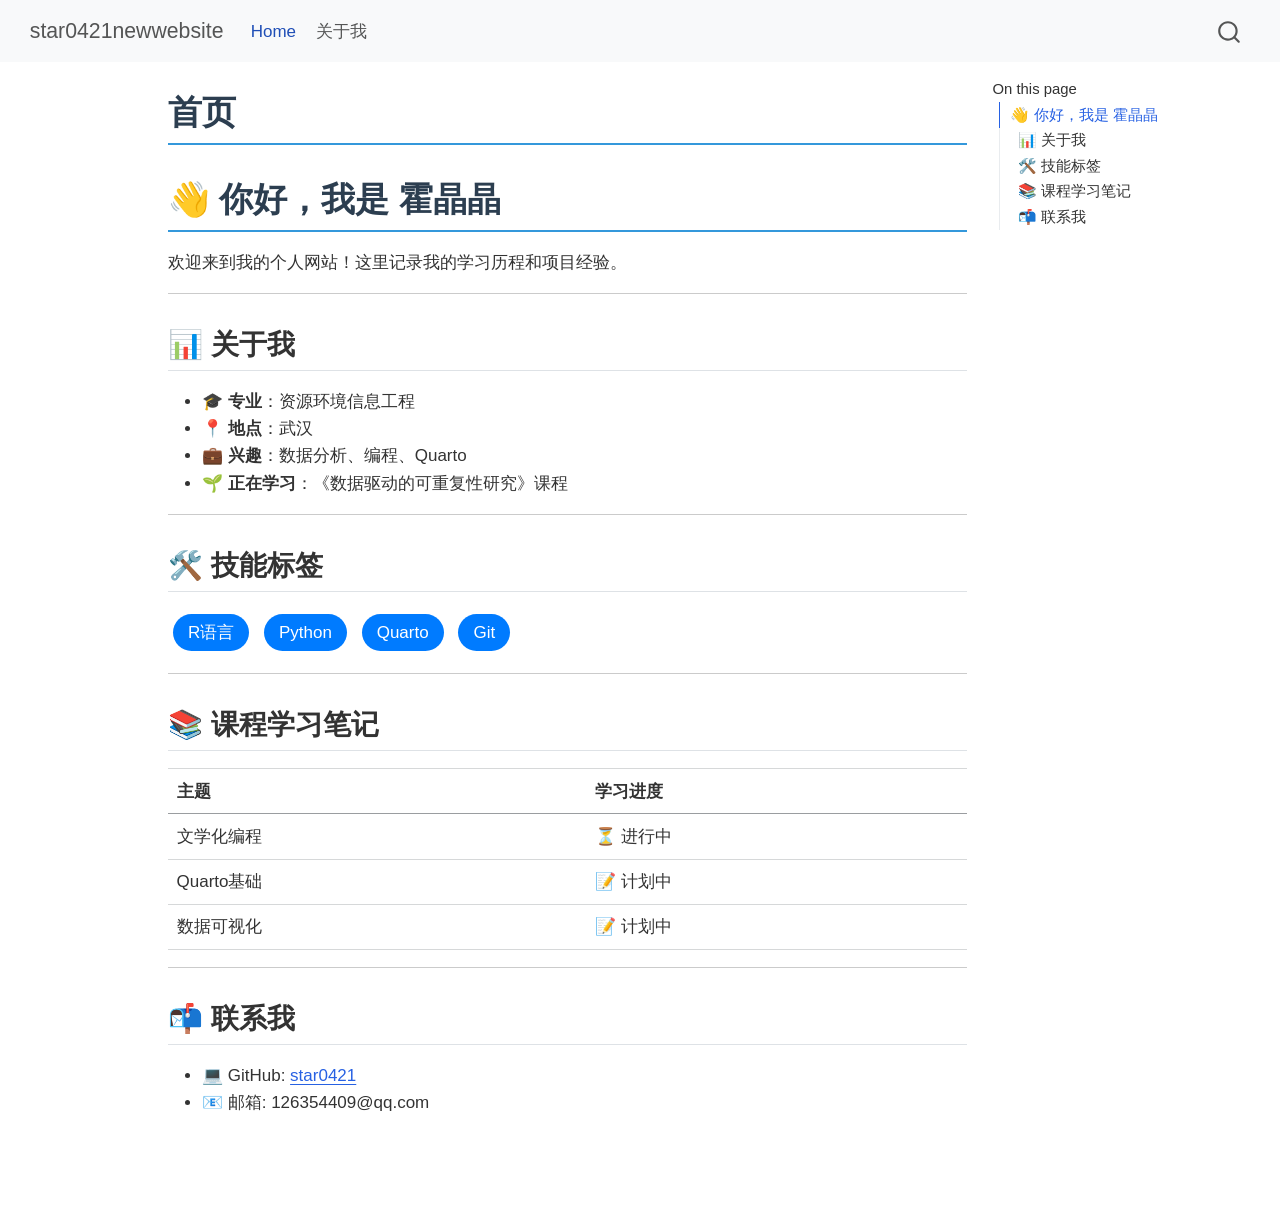
<file: index.html>
<!DOCTYPE html>
<html xmlns="http://www.w3.org/1999/xhtml" lang="en" xml:lang="en"><head>

<meta charset="utf-8">
<meta name="generator" content="quarto-1.9.33">

<meta name="viewport" content="width=device-width, initial-scale=1.0, user-scalable=yes">


<title>首页 – star0421newwebsite</title>
<style>
/* Default styles provided by pandoc.
** See https://pandoc.org/MANUAL.html#variables-for-html for config info.
*/
code{white-space: pre-wrap;}
span.smallcaps{font-variant: small-caps;}
div.columns{display: flex; gap: min(4vw, 1.5em);}
div.column{flex: auto; overflow-x: auto;}
div.hanging-indent{margin-left: 1.5em; text-indent: -1.5em;}
ul.task-list{list-style: none;}
ul.task-list li input[type="checkbox"] {
  width: 0.8em;
  margin: 0 0.8em 0.2em -1em; /* quarto-specific, see https://github.com/quarto-dev/quarto-cli/issues/4556 */ 
  vertical-align: middle;
}
</style>


<script src="site_libs/quarto-nav/quarto-nav.js"></script>
<script src="site_libs/quarto-nav/headroom.min.js"></script>
<script src="site_libs/clipboard/clipboard.min.js"></script>
<script src="site_libs/quarto-search/autocomplete.umd.js"></script>
<script src="site_libs/quarto-search/fuse.min.js"></script>
<script src="site_libs/quarto-search/quarto-search.js"></script>
<meta name="quarto:offset" content="./">
<script src="site_libs/quarto-html/quarto.js" type="module"></script>
<script src="site_libs/quarto-html/tabsets/tabsets.js" type="module"></script>
<script src="site_libs/quarto-html/popper.min.js"></script>
<script src="site_libs/quarto-html/tippy.umd.min.js"></script>
<script src="site_libs/quarto-html/anchor.min.js"></script>
<link href="site_libs/quarto-html/tippy.css" rel="stylesheet">
<link href="site_libs/quarto-html/quarto-syntax-highlighting-6d4e4c6c342646cac9792aff734a6985.css" rel="stylesheet" id="quarto-text-highlighting-styles">
<script src="site_libs/bootstrap/bootstrap.min.js"></script>
<link href="site_libs/bootstrap/bootstrap-icons.css" rel="stylesheet">
<link href="site_libs/bootstrap/bootstrap-a0f9fd0d421825b736dc1bbcbcba2219.min.css" rel="stylesheet" append-hash="true" id="quarto-bootstrap" data-mode="light">
<script id="quarto-search-options" type="application/json">{
  "location": "navbar",
  "copy-button": false,
  "collapse-after": 3,
  "panel-placement": "end",
  "type": "overlay",
  "limit": 50,
  "keyboard-shortcut": [
    "f",
    "/",
    "s"
  ],
  "show-item-context": false,
  "language": {
    "search-no-results-text": "No results",
    "search-matching-documents-text": "matching documents",
    "search-copy-link-title": "Copy link to search",
    "search-hide-matches-text": "Hide additional matches",
    "search-more-match-text": "more match in this document",
    "search-more-matches-text": "more matches in this document",
    "search-clear-button-title": "Clear",
    "search-text-placeholder": "",
    "search-detached-cancel-button-title": "Cancel",
    "search-submit-button-title": "Submit",
    "search-label": "Search"
  }
}</script>


<link rel="stylesheet" href="styles.css">
</head>

<body class="nav-fixed quarto-light">

<div id="quarto-search-results"></div>
  <header id="quarto-header" class="headroom fixed-top">
    <nav class="navbar navbar-expand-lg " data-bs-theme="dark">
      <div class="navbar-container container-fluid">
      <div class="navbar-brand-container mx-auto">
    <a class="navbar-brand" href="./index.html">
    <span class="navbar-title">star0421newwebsite</span>
    </a>
  </div>
            <div id="quarto-search" class="" title="Search"></div>
          <button class="navbar-toggler" type="button" data-bs-toggle="collapse" data-bs-target="#navbarCollapse" aria-controls="navbarCollapse" role="menu" aria-expanded="false" aria-label="Toggle navigation" onclick="if (window.quartoToggleHeadroom) { window.quartoToggleHeadroom(); }">
  <span class="navbar-toggler-icon"></span>
</button>
          <div class="collapse navbar-collapse" id="navbarCollapse">
            <ul class="navbar-nav navbar-nav-scroll me-auto">
  <li class="nav-item">
    <a class="nav-link active" href="./index.html" aria-current="page"> 
<span class="menu-text">Home</span></a>
  </li>  
  <li class="nav-item">
    <a class="nav-link" href="./about.html"> 
<span class="menu-text">关于我</span></a>
  </li>  
</ul>
          </div> <!-- /navcollapse -->
            <div class="quarto-navbar-tools">
</div>
      </div> <!-- /container-fluid -->
    </nav>
</header>
<!-- content -->
<div id="quarto-content" class="quarto-container page-columns page-rows-contents page-layout-article page-navbar">
<!-- sidebar -->
<!-- margin-sidebar -->
    <div id="quarto-margin-sidebar" class="sidebar margin-sidebar">
        <nav id="TOC" role="doc-toc" class="toc-active">
    <h2 id="toc-title">On this page</h2>
   
  <ul>
  <li><a href="#你好我是-霍晶晶" id="toc-你好我是-霍晶晶" class="nav-link active" data-scroll-target="#你好我是-霍晶晶">👋 你好，我是 霍晶晶</a>
  <ul class="collapse">
  <li><a href="#关于我" id="toc-关于我" class="nav-link" data-scroll-target="#关于我">📊 关于我</a></li>
  <li><a href="#技能标签" id="toc-技能标签" class="nav-link" data-scroll-target="#技能标签">🛠️ 技能标签</a></li>
  <li><a href="#课程学习笔记" id="toc-课程学习笔记" class="nav-link" data-scroll-target="#课程学习笔记">📚 课程学习笔记</a></li>
  <li><a href="#联系我" id="toc-联系我" class="nav-link" data-scroll-target="#联系我">📬 联系我</a></li>
  </ul></li>
  </ul>
</nav>
    </div>
<!-- main -->
<main class="content" id="quarto-document-content">

<header id="title-block-header" class="quarto-title-block default">
<div class="quarto-title">
<h1 class="title">首页</h1>
</div>



<div class="quarto-title-meta">

    
  
    
  </div>
  


</header>


<section id="你好我是-霍晶晶" class="level1">
<h1>👋 你好，我是 霍晶晶</h1>
<p>欢迎来到我的个人网站！这里记录我的学习历程和项目经验。</p>
<hr>
<section id="关于我" class="level2">
<h2 class="anchored" data-anchor-id="关于我">📊 关于我</h2>
<ul>
<li>🎓 <strong>专业</strong>：资源环境信息工程</li>
<li>📍 <strong>地点</strong>：武汉</li>
<li>💼 <strong>兴趣</strong>：数据分析、编程、Quarto</li>
<li>🌱 <strong>正在学习</strong>：《数据驱动的可重复性研究》课程</li>
</ul>
<hr>
</section>
<section id="技能标签" class="level2">
<h2 class="anchored" data-anchor-id="技能标签">🛠️ 技能标签</h2>
<p><span style="background: #007bff; color: white; padding: 5px 15px; border-radius: 20px; margin: 5px; display: inline-block;">R语言</span> <span style="background: #007bff; color: white; padding: 5px 15px; border-radius: 20px; margin: 5px; display: inline-block;">Python</span> <span style="background: #007bff; color: white; padding: 5px 15px; border-radius: 20px; margin: 5px; display: inline-block;">Quarto</span> <span style="background: #007bff; color: white; padding: 5px 15px; border-radius: 20px; margin: 5px; display: inline-block;">Git</span></p>
<hr>
</section>
<section id="课程学习笔记" class="level2">
<h2 class="anchored" data-anchor-id="课程学习笔记">📚 课程学习笔记</h2>
<table class="caption-top table">
<thead>
<tr class="header">
<th>主题</th>
<th>学习进度</th>
</tr>
</thead>
<tbody>
<tr class="odd">
<td>文学化编程</td>
<td>⏳ 进行中</td>
</tr>
<tr class="even">
<td>Quarto基础</td>
<td>📝 计划中</td>
</tr>
<tr class="odd">
<td>数据可视化</td>
<td>📝 计划中</td>
</tr>
</tbody>
</table>
<hr>
</section>
<section id="联系我" class="level2">
<h2 class="anchored" data-anchor-id="联系我">📬 联系我</h2>
<ul>
<li>💻 GitHub: <a href="https://github.com/star0421">star0421</a></li>
<li>📧 邮箱: 126354409@qq.com</li>
</ul>


</section>
</section>

</main> <!-- /main -->
<script id="quarto-html-after-body" type="application/javascript">
  window.document.addEventListener("DOMContentLoaded", function (event) {
    const icon = "";
    const anchorJS = new window.AnchorJS();
    anchorJS.options = {
      placement: 'right',
      icon: icon
    };
    anchorJS.add('.anchored');
    const isCodeAnnotation = (el) => {
      for (const clz of el.classList) {
        if (clz.startsWith('code-annotation-')) {                     
          return true;
        }
      }
      return false;
    }
    const onCopySuccess = function(e) {
      // button target
      const button = e.trigger;
      // don't keep focus
      button.blur();
      // flash "checked"
      button.classList.add('code-copy-button-checked');
      var currentTitle = button.getAttribute("title");
      button.setAttribute("title", "Copied!");
      let tooltip;
      if (window.bootstrap) {
        button.setAttribute("data-bs-toggle", "tooltip");
        button.setAttribute("data-bs-placement", "left");
        button.setAttribute("data-bs-title", "Copied!");
        tooltip = new bootstrap.Tooltip(button, 
          { trigger: "manual", 
            customClass: "code-copy-button-tooltip",
            offset: [0, -8]});
        tooltip.show();    
      }
      setTimeout(function() {
        if (tooltip) {
          tooltip.hide();
          button.removeAttribute("data-bs-title");
          button.removeAttribute("data-bs-toggle");
          button.removeAttribute("data-bs-placement");
        }
        button.setAttribute("title", currentTitle);
        button.classList.remove('code-copy-button-checked');
      }, 1000);
      // clear code selection
      e.clearSelection();
    }
    const getTextToCopy = function(trigger) {
      const outerScaffold = trigger.parentElement.cloneNode(true);
      const codeEl = outerScaffold.querySelector('code');
      for (const childEl of codeEl.children) {
        if (isCodeAnnotation(childEl)) {
          childEl.remove();
        }
      }
      return codeEl.innerText;
    }
    const clipboard = new window.ClipboardJS('.code-copy-button:not([data-in-quarto-modal])', {
      text: getTextToCopy
    });
    clipboard.on('success', onCopySuccess);
    if (window.document.getElementById('quarto-embedded-source-code-modal')) {
      const clipboardModal = new window.ClipboardJS('.code-copy-button[data-in-quarto-modal]', {
        text: getTextToCopy,
        container: window.document.getElementById('quarto-embedded-source-code-modal')
      });
      clipboardModal.on('success', onCopySuccess);
    }
      var localhostRegex = new RegExp(/^(?:http|https):\/\/localhost\:?[0-9]*\//);
      var mailtoRegex = new RegExp(/^mailto:/);
        var filterRegex = new RegExp('/' + window.location.host + '/');
      var isInternal = (href) => {
          return filterRegex.test(href) || localhostRegex.test(href) || mailtoRegex.test(href);
      }
      // Inspect non-navigation links and adorn them if external
     var links = window.document.querySelectorAll('a[href]:not(.nav-link):not(.navbar-brand):not(.toc-action):not(.sidebar-link):not(.sidebar-item-toggle):not(.pagination-link):not(.no-external):not([aria-hidden]):not(.dropdown-item):not(.quarto-navigation-tool):not(.about-link)');
      for (var i=0; i<links.length; i++) {
        const link = links[i];
        if (!isInternal(link.href)) {
          // undo the damage that might have been done by quarto-nav.js in the case of
          // links that we want to consider external
          if (link.dataset.originalHref !== undefined) {
            link.href = link.dataset.originalHref;
          }
        }
      }
    function tippyHover(el, contentFn, onTriggerFn, onUntriggerFn) {
      const config = {
        allowHTML: true,
        maxWidth: 500,
        delay: 100,
        arrow: false,
        appendTo: function(el) {
            return el.parentElement;
        },
        interactive: true,
        interactiveBorder: 10,
        theme: 'quarto',
        placement: 'bottom-start',
      };
      if (contentFn) {
        config.content = contentFn;
      }
      if (onTriggerFn) {
        config.onTrigger = onTriggerFn;
      }
      if (onUntriggerFn) {
        config.onUntrigger = onUntriggerFn;
      }
      window.tippy(el, config); 
    }
    const noterefs = window.document.querySelectorAll('a[role="doc-noteref"]');
    for (var i=0; i<noterefs.length; i++) {
      const ref = noterefs[i];
      tippyHover(ref, function() {
        // use id or data attribute instead here
        let href = ref.getAttribute('data-footnote-href') || ref.getAttribute('href');
        try { href = new URL(href).hash; } catch {}
        const id = href.replace(/^#\/?/, "");
        const note = window.document.getElementById(id);
        if (note) {
          return note.innerHTML;
        } else {
          return "";
        }
      });
    }
    const xrefs = window.document.querySelectorAll('a.quarto-xref');
    const processXRef = (id, note) => {
      // Strip column container classes
      const stripColumnClz = (el) => {
        el.classList.remove("page-full", "page-columns");
        if (el.children) {
          for (const child of el.children) {
            stripColumnClz(child);
          }
        }
      }
      stripColumnClz(note)
      if (id === null || id.startsWith('sec-')) {
        // Special case sections, only their first couple elements
        const container = document.createElement("div");
        if (note.children && note.children.length > 2) {
          container.appendChild(note.children[0].cloneNode(true));
          for (let i = 1; i < note.children.length; i++) {
            const child = note.children[i];
            if (child.tagName === "P" && child.innerText === "") {
              continue;
            } else {
              container.appendChild(child.cloneNode(true));
              break;
            }
          }
          if (window.Quarto?.typesetMath) {
            window.Quarto.typesetMath(container);
          }
          return container.innerHTML
        } else {
          if (window.Quarto?.typesetMath) {
            window.Quarto.typesetMath(note);
          }
          return note.innerHTML;
        }
      } else {
        // Remove any anchor links if they are present
        const anchorLink = note.querySelector('a.anchorjs-link');
        if (anchorLink) {
          anchorLink.remove();
        }
        if (window.Quarto?.typesetMath) {
          window.Quarto.typesetMath(note);
        }
        if (note.classList.contains("callout")) {
          return note.outerHTML;
        } else {
          return note.innerHTML;
        }
      }
    }
    for (var i=0; i<xrefs.length; i++) {
      const xref = xrefs[i];
      tippyHover(xref, undefined, function(instance) {
        instance.disable();
        let url = xref.getAttribute('href');
        let hash = undefined; 
        if (url.startsWith('#')) {
          hash = url;
        } else {
          try { hash = new URL(url).hash; } catch {}
        }
        if (hash) {
          const id = hash.replace(/^#\/?/, "");
          const note = window.document.getElementById(id);
          if (note !== null) {
            try {
              const html = processXRef(id, note.cloneNode(true));
              instance.setContent(html);
            } finally {
              instance.enable();
              instance.show();
            }
          } else {
            // See if we can fetch this
            fetch(url.split('#')[0])
            .then(res => res.text())
            .then(html => {
              const parser = new DOMParser();
              const htmlDoc = parser.parseFromString(html, "text/html");
              const note = htmlDoc.getElementById(id);
              if (note !== null) {
                const html = processXRef(id, note);
                instance.setContent(html);
              } 
            }).finally(() => {
              instance.enable();
              instance.show();
            });
          }
        } else {
          // See if we can fetch a full url (with no hash to target)
          // This is a special case and we should probably do some content thinning / targeting
          fetch(url)
          .then(res => res.text())
          .then(html => {
            const parser = new DOMParser();
            const htmlDoc = parser.parseFromString(html, "text/html");
            const note = htmlDoc.querySelector('main.content');
            if (note !== null) {
              // This should only happen for chapter cross references
              // (since there is no id in the URL)
              // remove the first header
              if (note.children.length > 0 && note.children[0].tagName === "HEADER") {
                note.children[0].remove();
              }
              const html = processXRef(null, note);
              instance.setContent(html);
            } 
          }).finally(() => {
            instance.enable();
            instance.show();
          });
        }
      }, function(instance) {
      });
    }
        let selectedAnnoteEl;
        const selectorForAnnotation = ( cell, annotation) => {
          let cellAttr = 'data-code-cell="' + cell + '"';
          let lineAttr = 'data-code-annotation="' +  annotation + '"';
          const selector = 'span[' + cellAttr + '][' + lineAttr + ']';
          return selector;
        }
        const selectCodeLines = (annoteEl) => {
          const doc = window.document;
          const targetCell = annoteEl.getAttribute("data-target-cell");
          const targetAnnotation = annoteEl.getAttribute("data-target-annotation");
          const annoteSpan = window.document.querySelector(selectorForAnnotation(targetCell, targetAnnotation));
          const lines = annoteSpan.getAttribute("data-code-lines").split(",");
          const lineIds = lines.map((line) => {
            return targetCell + "-" + line;
          })
          let top = null;
          let height = null;
          let parent = null;
          if (lineIds.length > 0) {
              //compute the position of the single el (top and bottom and make a div)
              const el = window.document.getElementById(lineIds[0]);
              top = el.offsetTop;
              height = el.offsetHeight;
              parent = el.parentElement.parentElement;
            if (lineIds.length > 1) {
              const lastEl = window.document.getElementById(lineIds[lineIds.length - 1]);
              const bottom = lastEl.offsetTop + lastEl.offsetHeight;
              height = bottom - top;
            }
            if (top !== null && height !== null && parent !== null) {
              // cook up a div (if necessary) and position it 
              let div = window.document.getElementById("code-annotation-line-highlight");
              if (div === null) {
                div = window.document.createElement("div");
                div.setAttribute("id", "code-annotation-line-highlight");
                div.style.position = 'absolute';
                parent.appendChild(div);
              }
              div.style.top = top - 2 + "px";
              div.style.height = height + 4 + "px";
              div.style.left = 0;
              let gutterDiv = window.document.getElementById("code-annotation-line-highlight-gutter");
              if (gutterDiv === null) {
                gutterDiv = window.document.createElement("div");
                gutterDiv.setAttribute("id", "code-annotation-line-highlight-gutter");
                gutterDiv.style.position = 'absolute';
                const codeCell = window.document.getElementById(targetCell);
                const gutter = codeCell.querySelector('.code-annotation-gutter');
                gutter.appendChild(gutterDiv);
              }
              gutterDiv.style.top = top - 2 + "px";
              gutterDiv.style.height = height + 4 + "px";
            }
            selectedAnnoteEl = annoteEl;
          }
        };
        const unselectCodeLines = () => {
          const elementsIds = ["code-annotation-line-highlight", "code-annotation-line-highlight-gutter"];
          elementsIds.forEach((elId) => {
            const div = window.document.getElementById(elId);
            if (div) {
              div.remove();
            }
          });
          selectedAnnoteEl = undefined;
        };
          // Handle positioning of the toggle
      window.addEventListener(
        "resize",
        throttle(() => {
          elRect = undefined;
          if (selectedAnnoteEl) {
            selectCodeLines(selectedAnnoteEl);
          }
        }, 10)
      );
      function throttle(fn, ms) {
      let throttle = false;
      let timer;
        return (...args) => {
          if(!throttle) { // first call gets through
              fn.apply(this, args);
              throttle = true;
          } else { // all the others get throttled
              if(timer) clearTimeout(timer); // cancel #2
              timer = setTimeout(() => {
                fn.apply(this, args);
                timer = throttle = false;
              }, ms);
          }
        };
      }
        // Attach click handler to the DT
        const annoteDls = window.document.querySelectorAll('dt[data-target-cell]');
        for (const annoteDlNode of annoteDls) {
          annoteDlNode.addEventListener('click', (event) => {
            const clickedEl = event.target;
            if (clickedEl !== selectedAnnoteEl) {
              unselectCodeLines();
              const activeEl = window.document.querySelector('dt[data-target-cell].code-annotation-active');
              if (activeEl) {
                activeEl.classList.remove('code-annotation-active');
              }
              selectCodeLines(clickedEl);
              clickedEl.classList.add('code-annotation-active');
            } else {
              // Unselect the line
              unselectCodeLines();
              clickedEl.classList.remove('code-annotation-active');
            }
          });
        }
    const findCites = (el) => {
      const parentEl = el.parentElement;
      if (parentEl) {
        const cites = parentEl.dataset.cites;
        if (cites) {
          return {
            el,
            cites: cites.split(' ')
          };
        } else {
          return findCites(el.parentElement)
        }
      } else {
        return undefined;
      }
    };
    var bibliorefs = window.document.querySelectorAll('a[role="doc-biblioref"]');
    for (var i=0; i<bibliorefs.length; i++) {
      const ref = bibliorefs[i];
      const citeInfo = findCites(ref);
      if (citeInfo) {
        tippyHover(citeInfo.el, function() {
          var popup = window.document.createElement('div');
          citeInfo.cites.forEach(function(cite) {
            var citeDiv = window.document.createElement('div');
            citeDiv.classList.add('hanging-indent');
            citeDiv.classList.add('csl-entry');
            var biblioDiv = window.document.getElementById('ref-' + cite);
            if (biblioDiv) {
              citeDiv.innerHTML = biblioDiv.innerHTML;
            }
            popup.appendChild(citeDiv);
          });
          return popup.innerHTML;
        });
      }
    }
  });
  </script>
</div> <!-- /content -->




</body></html>
</file>
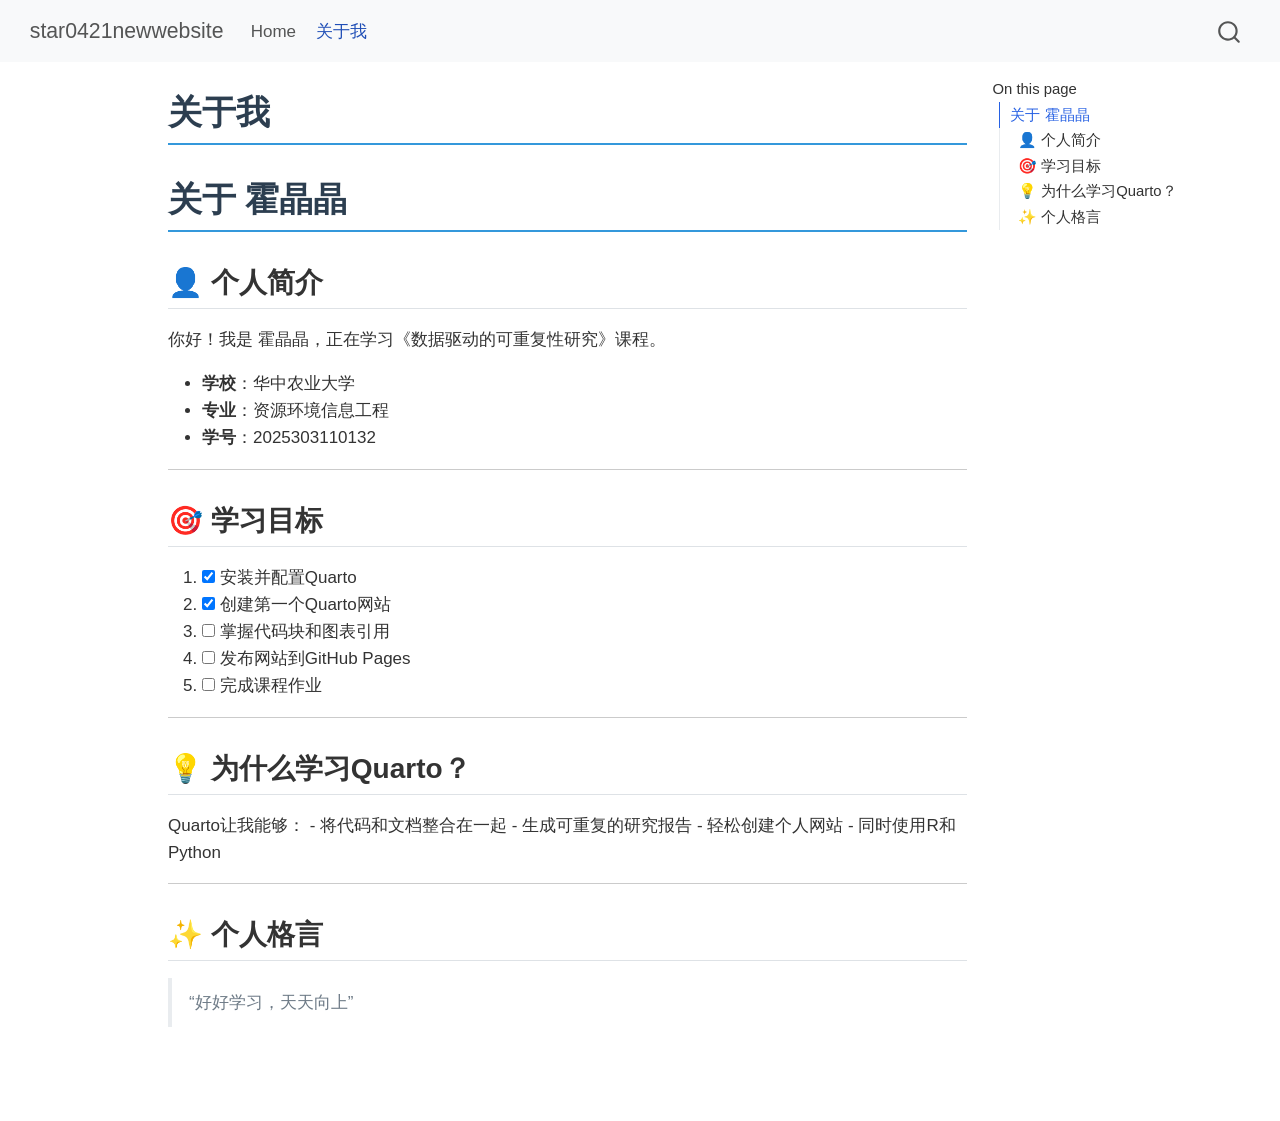
<file: about.html>
<!DOCTYPE html>
<html xmlns="http://www.w3.org/1999/xhtml" lang="en" xml:lang="en"><head>

<meta charset="utf-8">
<meta name="generator" content="quarto-1.9.33">

<meta name="viewport" content="width=device-width, initial-scale=1.0, user-scalable=yes">


<title>关于我 – star0421newwebsite</title>
<style>
/* Default styles provided by pandoc.
** See https://pandoc.org/MANUAL.html#variables-for-html for config info.
*/
code{white-space: pre-wrap;}
span.smallcaps{font-variant: small-caps;}
div.columns{display: flex; gap: min(4vw, 1.5em);}
div.column{flex: auto; overflow-x: auto;}
div.hanging-indent{margin-left: 1.5em; text-indent: -1.5em;}
ul.task-list{list-style: none;}
ul.task-list li input[type="checkbox"] {
  width: 0.8em;
  margin: 0 0.8em 0.2em -1em; /* quarto-specific, see https://github.com/quarto-dev/quarto-cli/issues/4556 */ 
  vertical-align: middle;
}
</style>


<script src="site_libs/quarto-nav/quarto-nav.js"></script>
<script src="site_libs/quarto-nav/headroom.min.js"></script>
<script src="site_libs/clipboard/clipboard.min.js"></script>
<script src="site_libs/quarto-search/autocomplete.umd.js"></script>
<script src="site_libs/quarto-search/fuse.min.js"></script>
<script src="site_libs/quarto-search/quarto-search.js"></script>
<meta name="quarto:offset" content="./">
<script src="site_libs/quarto-html/quarto.js" type="module"></script>
<script src="site_libs/quarto-html/tabsets/tabsets.js" type="module"></script>
<script src="site_libs/quarto-html/popper.min.js"></script>
<script src="site_libs/quarto-html/tippy.umd.min.js"></script>
<script src="site_libs/quarto-html/anchor.min.js"></script>
<link href="site_libs/quarto-html/tippy.css" rel="stylesheet">
<link href="site_libs/quarto-html/quarto-syntax-highlighting-6d4e4c6c342646cac9792aff734a6985.css" rel="stylesheet" id="quarto-text-highlighting-styles">
<script src="site_libs/bootstrap/bootstrap.min.js"></script>
<link href="site_libs/bootstrap/bootstrap-icons.css" rel="stylesheet">
<link href="site_libs/bootstrap/bootstrap-a0f9fd0d421825b736dc1bbcbcba2219.min.css" rel="stylesheet" append-hash="true" id="quarto-bootstrap" data-mode="light">
<script id="quarto-search-options" type="application/json">{
  "location": "navbar",
  "copy-button": false,
  "collapse-after": 3,
  "panel-placement": "end",
  "type": "overlay",
  "limit": 50,
  "keyboard-shortcut": [
    "f",
    "/",
    "s"
  ],
  "show-item-context": false,
  "language": {
    "search-no-results-text": "No results",
    "search-matching-documents-text": "matching documents",
    "search-copy-link-title": "Copy link to search",
    "search-hide-matches-text": "Hide additional matches",
    "search-more-match-text": "more match in this document",
    "search-more-matches-text": "more matches in this document",
    "search-clear-button-title": "Clear",
    "search-text-placeholder": "",
    "search-detached-cancel-button-title": "Cancel",
    "search-submit-button-title": "Submit",
    "search-label": "Search"
  }
}</script>


<link rel="stylesheet" href="styles.css">
</head>

<body class="nav-fixed quarto-light">

<div id="quarto-search-results"></div>
  <header id="quarto-header" class="headroom fixed-top">
    <nav class="navbar navbar-expand-lg " data-bs-theme="dark">
      <div class="navbar-container container-fluid">
      <div class="navbar-brand-container mx-auto">
    <a class="navbar-brand" href="./index.html">
    <span class="navbar-title">star0421newwebsite</span>
    </a>
  </div>
            <div id="quarto-search" class="" title="Search"></div>
          <button class="navbar-toggler" type="button" data-bs-toggle="collapse" data-bs-target="#navbarCollapse" aria-controls="navbarCollapse" role="menu" aria-expanded="false" aria-label="Toggle navigation" onclick="if (window.quartoToggleHeadroom) { window.quartoToggleHeadroom(); }">
  <span class="navbar-toggler-icon"></span>
</button>
          <div class="collapse navbar-collapse" id="navbarCollapse">
            <ul class="navbar-nav navbar-nav-scroll me-auto">
  <li class="nav-item">
    <a class="nav-link" href="./index.html"> 
<span class="menu-text">Home</span></a>
  </li>  
  <li class="nav-item">
    <a class="nav-link active" href="./about.html" aria-current="page"> 
<span class="menu-text">关于我</span></a>
  </li>  
</ul>
          </div> <!-- /navcollapse -->
            <div class="quarto-navbar-tools">
</div>
      </div> <!-- /container-fluid -->
    </nav>
</header>
<!-- content -->
<div id="quarto-content" class="quarto-container page-columns page-rows-contents page-layout-article page-navbar">
<!-- sidebar -->
<!-- margin-sidebar -->
    <div id="quarto-margin-sidebar" class="sidebar margin-sidebar">
        <nav id="TOC" role="doc-toc" class="toc-active">
    <h2 id="toc-title">On this page</h2>
   
  <ul>
  <li><a href="#关于-霍晶晶" id="toc-关于-霍晶晶" class="nav-link active" data-scroll-target="#关于-霍晶晶">关于 霍晶晶</a>
  <ul class="collapse">
  <li><a href="#个人简介" id="toc-个人简介" class="nav-link" data-scroll-target="#个人简介">👤 个人简介</a></li>
  <li><a href="#学习目标" id="toc-学习目标" class="nav-link" data-scroll-target="#学习目标">🎯 学习目标</a></li>
  <li><a href="#为什么学习quarto" id="toc-为什么学习quarto" class="nav-link" data-scroll-target="#为什么学习quarto">💡 为什么学习Quarto？</a></li>
  <li><a href="#个人格言" id="toc-个人格言" class="nav-link" data-scroll-target="#个人格言">✨ 个人格言</a></li>
  </ul></li>
  </ul>
</nav>
    </div>
<!-- main -->
<main class="content" id="quarto-document-content">

<header id="title-block-header" class="quarto-title-block default">
<div class="quarto-title">
<h1 class="title">关于我</h1>
</div>



<div class="quarto-title-meta">

    
  
    
  </div>
  


</header>


<section id="关于-霍晶晶" class="level1">
<h1>关于 霍晶晶</h1>
<section id="个人简介" class="level2">
<h2 class="anchored" data-anchor-id="个人简介">👤 个人简介</h2>
<p>你好！我是 霍晶晶，正在学习《数据驱动的可重复性研究》课程。</p>
<ul>
<li><strong>学校</strong>：华中农业大学</li>
<li><strong>专业</strong>：资源环境信息工程</li>
<li><strong>学号</strong>：2025303110132</li>
</ul>
<hr>
</section>
<section id="学习目标" class="level2">
<h2 class="anchored" data-anchor-id="学习目标">🎯 学习目标</h2>
<ol type="1">
<li><label><input type="checkbox" checked="">安装并配置Quarto</label></li>
<li><label><input type="checkbox" checked="">创建第一个Quarto网站</label></li>
<li><label><input type="checkbox">掌握代码块和图表引用</label></li>
<li><label><input type="checkbox">发布网站到GitHub Pages</label></li>
<li><label><input type="checkbox">完成课程作业</label></li>
</ol>
<hr>
</section>
<section id="为什么学习quarto" class="level2">
<h2 class="anchored" data-anchor-id="为什么学习quarto">💡 为什么学习Quarto？</h2>
<p>Quarto让我能够： - 将代码和文档整合在一起 - 生成可重复的研究报告 - 轻松创建个人网站 - 同时使用R和Python</p>
<hr>
</section>
<section id="个人格言" class="level2">
<h2 class="anchored" data-anchor-id="个人格言">✨ 个人格言</h2>
<blockquote class="blockquote">
<p>“好好学习，天天向上”</p>
</blockquote>


</section>
</section>

</main> <!-- /main -->
<script id="quarto-html-after-body" type="application/javascript">
  window.document.addEventListener("DOMContentLoaded", function (event) {
    const icon = "";
    const anchorJS = new window.AnchorJS();
    anchorJS.options = {
      placement: 'right',
      icon: icon
    };
    anchorJS.add('.anchored');
    const isCodeAnnotation = (el) => {
      for (const clz of el.classList) {
        if (clz.startsWith('code-annotation-')) {                     
          return true;
        }
      }
      return false;
    }
    const onCopySuccess = function(e) {
      // button target
      const button = e.trigger;
      // don't keep focus
      button.blur();
      // flash "checked"
      button.classList.add('code-copy-button-checked');
      var currentTitle = button.getAttribute("title");
      button.setAttribute("title", "Copied!");
      let tooltip;
      if (window.bootstrap) {
        button.setAttribute("data-bs-toggle", "tooltip");
        button.setAttribute("data-bs-placement", "left");
        button.setAttribute("data-bs-title", "Copied!");
        tooltip = new bootstrap.Tooltip(button, 
          { trigger: "manual", 
            customClass: "code-copy-button-tooltip",
            offset: [0, -8]});
        tooltip.show();    
      }
      setTimeout(function() {
        if (tooltip) {
          tooltip.hide();
          button.removeAttribute("data-bs-title");
          button.removeAttribute("data-bs-toggle");
          button.removeAttribute("data-bs-placement");
        }
        button.setAttribute("title", currentTitle);
        button.classList.remove('code-copy-button-checked');
      }, 1000);
      // clear code selection
      e.clearSelection();
    }
    const getTextToCopy = function(trigger) {
      const outerScaffold = trigger.parentElement.cloneNode(true);
      const codeEl = outerScaffold.querySelector('code');
      for (const childEl of codeEl.children) {
        if (isCodeAnnotation(childEl)) {
          childEl.remove();
        }
      }
      return codeEl.innerText;
    }
    const clipboard = new window.ClipboardJS('.code-copy-button:not([data-in-quarto-modal])', {
      text: getTextToCopy
    });
    clipboard.on('success', onCopySuccess);
    if (window.document.getElementById('quarto-embedded-source-code-modal')) {
      const clipboardModal = new window.ClipboardJS('.code-copy-button[data-in-quarto-modal]', {
        text: getTextToCopy,
        container: window.document.getElementById('quarto-embedded-source-code-modal')
      });
      clipboardModal.on('success', onCopySuccess);
    }
      var localhostRegex = new RegExp(/^(?:http|https):\/\/localhost\:?[0-9]*\//);
      var mailtoRegex = new RegExp(/^mailto:/);
        var filterRegex = new RegExp('/' + window.location.host + '/');
      var isInternal = (href) => {
          return filterRegex.test(href) || localhostRegex.test(href) || mailtoRegex.test(href);
      }
      // Inspect non-navigation links and adorn them if external
     var links = window.document.querySelectorAll('a[href]:not(.nav-link):not(.navbar-brand):not(.toc-action):not(.sidebar-link):not(.sidebar-item-toggle):not(.pagination-link):not(.no-external):not([aria-hidden]):not(.dropdown-item):not(.quarto-navigation-tool):not(.about-link)');
      for (var i=0; i<links.length; i++) {
        const link = links[i];
        if (!isInternal(link.href)) {
          // undo the damage that might have been done by quarto-nav.js in the case of
          // links that we want to consider external
          if (link.dataset.originalHref !== undefined) {
            link.href = link.dataset.originalHref;
          }
        }
      }
    function tippyHover(el, contentFn, onTriggerFn, onUntriggerFn) {
      const config = {
        allowHTML: true,
        maxWidth: 500,
        delay: 100,
        arrow: false,
        appendTo: function(el) {
            return el.parentElement;
        },
        interactive: true,
        interactiveBorder: 10,
        theme: 'quarto',
        placement: 'bottom-start',
      };
      if (contentFn) {
        config.content = contentFn;
      }
      if (onTriggerFn) {
        config.onTrigger = onTriggerFn;
      }
      if (onUntriggerFn) {
        config.onUntrigger = onUntriggerFn;
      }
      window.tippy(el, config); 
    }
    const noterefs = window.document.querySelectorAll('a[role="doc-noteref"]');
    for (var i=0; i<noterefs.length; i++) {
      const ref = noterefs[i];
      tippyHover(ref, function() {
        // use id or data attribute instead here
        let href = ref.getAttribute('data-footnote-href') || ref.getAttribute('href');
        try { href = new URL(href).hash; } catch {}
        const id = href.replace(/^#\/?/, "");
        const note = window.document.getElementById(id);
        if (note) {
          return note.innerHTML;
        } else {
          return "";
        }
      });
    }
    const xrefs = window.document.querySelectorAll('a.quarto-xref');
    const processXRef = (id, note) => {
      // Strip column container classes
      const stripColumnClz = (el) => {
        el.classList.remove("page-full", "page-columns");
        if (el.children) {
          for (const child of el.children) {
            stripColumnClz(child);
          }
        }
      }
      stripColumnClz(note)
      if (id === null || id.startsWith('sec-')) {
        // Special case sections, only their first couple elements
        const container = document.createElement("div");
        if (note.children && note.children.length > 2) {
          container.appendChild(note.children[0].cloneNode(true));
          for (let i = 1; i < note.children.length; i++) {
            const child = note.children[i];
            if (child.tagName === "P" && child.innerText === "") {
              continue;
            } else {
              container.appendChild(child.cloneNode(true));
              break;
            }
          }
          if (window.Quarto?.typesetMath) {
            window.Quarto.typesetMath(container);
          }
          return container.innerHTML
        } else {
          if (window.Quarto?.typesetMath) {
            window.Quarto.typesetMath(note);
          }
          return note.innerHTML;
        }
      } else {
        // Remove any anchor links if they are present
        const anchorLink = note.querySelector('a.anchorjs-link');
        if (anchorLink) {
          anchorLink.remove();
        }
        if (window.Quarto?.typesetMath) {
          window.Quarto.typesetMath(note);
        }
        if (note.classList.contains("callout")) {
          return note.outerHTML;
        } else {
          return note.innerHTML;
        }
      }
    }
    for (var i=0; i<xrefs.length; i++) {
      const xref = xrefs[i];
      tippyHover(xref, undefined, function(instance) {
        instance.disable();
        let url = xref.getAttribute('href');
        let hash = undefined; 
        if (url.startsWith('#')) {
          hash = url;
        } else {
          try { hash = new URL(url).hash; } catch {}
        }
        if (hash) {
          const id = hash.replace(/^#\/?/, "");
          const note = window.document.getElementById(id);
          if (note !== null) {
            try {
              const html = processXRef(id, note.cloneNode(true));
              instance.setContent(html);
            } finally {
              instance.enable();
              instance.show();
            }
          } else {
            // See if we can fetch this
            fetch(url.split('#')[0])
            .then(res => res.text())
            .then(html => {
              const parser = new DOMParser();
              const htmlDoc = parser.parseFromString(html, "text/html");
              const note = htmlDoc.getElementById(id);
              if (note !== null) {
                const html = processXRef(id, note);
                instance.setContent(html);
              } 
            }).finally(() => {
              instance.enable();
              instance.show();
            });
          }
        } else {
          // See if we can fetch a full url (with no hash to target)
          // This is a special case and we should probably do some content thinning / targeting
          fetch(url)
          .then(res => res.text())
          .then(html => {
            const parser = new DOMParser();
            const htmlDoc = parser.parseFromString(html, "text/html");
            const note = htmlDoc.querySelector('main.content');
            if (note !== null) {
              // This should only happen for chapter cross references
              // (since there is no id in the URL)
              // remove the first header
              if (note.children.length > 0 && note.children[0].tagName === "HEADER") {
                note.children[0].remove();
              }
              const html = processXRef(null, note);
              instance.setContent(html);
            } 
          }).finally(() => {
            instance.enable();
            instance.show();
          });
        }
      }, function(instance) {
      });
    }
        let selectedAnnoteEl;
        const selectorForAnnotation = ( cell, annotation) => {
          let cellAttr = 'data-code-cell="' + cell + '"';
          let lineAttr = 'data-code-annotation="' +  annotation + '"';
          const selector = 'span[' + cellAttr + '][' + lineAttr + ']';
          return selector;
        }
        const selectCodeLines = (annoteEl) => {
          const doc = window.document;
          const targetCell = annoteEl.getAttribute("data-target-cell");
          const targetAnnotation = annoteEl.getAttribute("data-target-annotation");
          const annoteSpan = window.document.querySelector(selectorForAnnotation(targetCell, targetAnnotation));
          const lines = annoteSpan.getAttribute("data-code-lines").split(",");
          const lineIds = lines.map((line) => {
            return targetCell + "-" + line;
          })
          let top = null;
          let height = null;
          let parent = null;
          if (lineIds.length > 0) {
              //compute the position of the single el (top and bottom and make a div)
              const el = window.document.getElementById(lineIds[0]);
              top = el.offsetTop;
              height = el.offsetHeight;
              parent = el.parentElement.parentElement;
            if (lineIds.length > 1) {
              const lastEl = window.document.getElementById(lineIds[lineIds.length - 1]);
              const bottom = lastEl.offsetTop + lastEl.offsetHeight;
              height = bottom - top;
            }
            if (top !== null && height !== null && parent !== null) {
              // cook up a div (if necessary) and position it 
              let div = window.document.getElementById("code-annotation-line-highlight");
              if (div === null) {
                div = window.document.createElement("div");
                div.setAttribute("id", "code-annotation-line-highlight");
                div.style.position = 'absolute';
                parent.appendChild(div);
              }
              div.style.top = top - 2 + "px";
              div.style.height = height + 4 + "px";
              div.style.left = 0;
              let gutterDiv = window.document.getElementById("code-annotation-line-highlight-gutter");
              if (gutterDiv === null) {
                gutterDiv = window.document.createElement("div");
                gutterDiv.setAttribute("id", "code-annotation-line-highlight-gutter");
                gutterDiv.style.position = 'absolute';
                const codeCell = window.document.getElementById(targetCell);
                const gutter = codeCell.querySelector('.code-annotation-gutter');
                gutter.appendChild(gutterDiv);
              }
              gutterDiv.style.top = top - 2 + "px";
              gutterDiv.style.height = height + 4 + "px";
            }
            selectedAnnoteEl = annoteEl;
          }
        };
        const unselectCodeLines = () => {
          const elementsIds = ["code-annotation-line-highlight", "code-annotation-line-highlight-gutter"];
          elementsIds.forEach((elId) => {
            const div = window.document.getElementById(elId);
            if (div) {
              div.remove();
            }
          });
          selectedAnnoteEl = undefined;
        };
          // Handle positioning of the toggle
      window.addEventListener(
        "resize",
        throttle(() => {
          elRect = undefined;
          if (selectedAnnoteEl) {
            selectCodeLines(selectedAnnoteEl);
          }
        }, 10)
      );
      function throttle(fn, ms) {
      let throttle = false;
      let timer;
        return (...args) => {
          if(!throttle) { // first call gets through
              fn.apply(this, args);
              throttle = true;
          } else { // all the others get throttled
              if(timer) clearTimeout(timer); // cancel #2
              timer = setTimeout(() => {
                fn.apply(this, args);
                timer = throttle = false;
              }, ms);
          }
        };
      }
        // Attach click handler to the DT
        const annoteDls = window.document.querySelectorAll('dt[data-target-cell]');
        for (const annoteDlNode of annoteDls) {
          annoteDlNode.addEventListener('click', (event) => {
            const clickedEl = event.target;
            if (clickedEl !== selectedAnnoteEl) {
              unselectCodeLines();
              const activeEl = window.document.querySelector('dt[data-target-cell].code-annotation-active');
              if (activeEl) {
                activeEl.classList.remove('code-annotation-active');
              }
              selectCodeLines(clickedEl);
              clickedEl.classList.add('code-annotation-active');
            } else {
              // Unselect the line
              unselectCodeLines();
              clickedEl.classList.remove('code-annotation-active');
            }
          });
        }
    const findCites = (el) => {
      const parentEl = el.parentElement;
      if (parentEl) {
        const cites = parentEl.dataset.cites;
        if (cites) {
          return {
            el,
            cites: cites.split(' ')
          };
        } else {
          return findCites(el.parentElement)
        }
      } else {
        return undefined;
      }
    };
    var bibliorefs = window.document.querySelectorAll('a[role="doc-biblioref"]');
    for (var i=0; i<bibliorefs.length; i++) {
      const ref = bibliorefs[i];
      const citeInfo = findCites(ref);
      if (citeInfo) {
        tippyHover(citeInfo.el, function() {
          var popup = window.document.createElement('div');
          citeInfo.cites.forEach(function(cite) {
            var citeDiv = window.document.createElement('div');
            citeDiv.classList.add('hanging-indent');
            citeDiv.classList.add('csl-entry');
            var biblioDiv = window.document.getElementById('ref-' + cite);
            if (biblioDiv) {
              citeDiv.innerHTML = biblioDiv.innerHTML;
            }
            popup.appendChild(citeDiv);
          });
          return popup.innerHTML;
        });
      }
    }
  });
  </script>
</div> <!-- /content -->




</body></html>
</file>
<file: site_libs/quarto-html/tippy.css>
.tippy-box[data-animation=fade][data-state=hidden]{opacity:0}[data-tippy-root]{max-width:calc(100vw - 10px)}.tippy-box{position:relative;background-color:#333;color:#fff;border-radius:4px;font-size:14px;line-height:1.4;white-space:normal;outline:0;transition-property:transform,visibility,opacity}.tippy-box[data-placement^=top]>.tippy-arrow{bottom:0}.tippy-box[data-placement^=top]>.tippy-arrow:before{bottom:-7px;left:0;border-width:8px 8px 0;border-top-color:initial;transform-origin:center top}.tippy-box[data-placement^=bottom]>.tippy-arrow{top:0}.tippy-box[data-placement^=bottom]>.tippy-arrow:before{top:-7px;left:0;border-width:0 8px 8px;border-bottom-color:initial;transform-origin:center bottom}.tippy-box[data-placement^=left]>.tippy-arrow{right:0}.tippy-box[data-placement^=left]>.tippy-arrow:before{border-width:8px 0 8px 8px;border-left-color:initial;right:-7px;transform-origin:center left}.tippy-box[data-placement^=right]>.tippy-arrow{left:0}.tippy-box[data-placement^=right]>.tippy-arrow:before{left:-7px;border-width:8px 8px 8px 0;border-right-color:initial;transform-origin:center right}.tippy-box[data-inertia][data-state=visible]{transition-timing-function:cubic-bezier(.54,1.5,.38,1.11)}.tippy-arrow{width:16px;height:16px;color:#333}.tippy-arrow:before{content:"";position:absolute;border-color:transparent;border-style:solid}.tippy-content{position:relative;padding:5px 9px;z-index:1}
</file>
<file: site_libs/quarto-html/quarto-syntax-highlighting-6d4e4c6c342646cac9792aff734a6985.css>
/* quarto syntax highlight colors */
:root {
  --quarto-hl-ot-color: #003B4F;
  --quarto-hl-at-color: #657422;
  --quarto-hl-ss-color: #20794D;
  --quarto-hl-an-color: #5E5E5E;
  --quarto-hl-fu-color: #4758AB;
  --quarto-hl-st-color: #20794D;
  --quarto-hl-cf-color: #003B4F;
  --quarto-hl-op-color: #5E5E5E;
  --quarto-hl-er-color: #AD0000;
  --quarto-hl-bn-color: #AD0000;
  --quarto-hl-al-color: #AD0000;
  --quarto-hl-va-color: #111111;
  --quarto-hl-bu-color: inherit;
  --quarto-hl-ex-color: inherit;
  --quarto-hl-pp-color: #AD0000;
  --quarto-hl-in-color: #5E5E5E;
  --quarto-hl-vs-color: #20794D;
  --quarto-hl-wa-color: #5E5E5E;
  --quarto-hl-do-color: #5E5E5E;
  --quarto-hl-im-color: #00769E;
  --quarto-hl-ch-color: #20794D;
  --quarto-hl-dt-color: #AD0000;
  --quarto-hl-fl-color: #AD0000;
  --quarto-hl-co-color: #5E5E5E;
  --quarto-hl-cv-color: #5E5E5E;
  --quarto-hl-cn-color: #8f5902;
  --quarto-hl-sc-color: #5E5E5E;
  --quarto-hl-dv-color: #AD0000;
  --quarto-hl-kw-color: #003B4F;
}

/* other quarto variables */
:root {
  --quarto-font-monospace: SFMono-Regular, Menlo, Monaco, Consolas, "Liberation Mono", "Courier New", monospace;
}

/* syntax highlight based on Pandoc's rules */
pre > code.sourceCode > span {
  color: #003B4F;
}

code.sourceCode > span {
  color: #003B4F;
}

div.sourceCode,
div.sourceCode pre.sourceCode {
  color: #003B4F;
}

/* Normal */
code span {
  color: #003B4F;
}

/* Alert */
code span.al {
  color: #AD0000;
  font-style: inherit;
}

/* Annotation */
code span.an {
  color: #5E5E5E;
  font-style: inherit;
}

/* Attribute */
code span.at {
  color: #657422;
  font-style: inherit;
}

/* BaseN */
code span.bn {
  color: #AD0000;
  font-style: inherit;
}

/* BuiltIn */
code span.bu {
  font-style: inherit;
}

/* ControlFlow */
code span.cf {
  color: #003B4F;
  font-weight: bold;
  font-style: inherit;
}

/* Char */
code span.ch {
  color: #20794D;
  font-style: inherit;
}

/* Constant */
code span.cn {
  color: #8f5902;
  font-style: inherit;
}

/* Comment */
code span.co {
  color: #5E5E5E;
  font-style: inherit;
}

/* CommentVar */
code span.cv {
  color: #5E5E5E;
  font-style: italic;
}

/* Documentation */
code span.do {
  color: #5E5E5E;
  font-style: italic;
}

/* DataType */
code span.dt {
  color: #AD0000;
  font-style: inherit;
}

/* DecVal */
code span.dv {
  color: #AD0000;
  font-style: inherit;
}

/* Error */
code span.er {
  color: #AD0000;
  font-style: inherit;
}

/* Extension */
code span.ex {
  font-style: inherit;
}

/* Float */
code span.fl {
  color: #AD0000;
  font-style: inherit;
}

/* Function */
code span.fu {
  color: #4758AB;
  font-style: inherit;
}

/* Import */
code span.im {
  color: #00769E;
  font-style: inherit;
}

/* Information */
code span.in {
  color: #5E5E5E;
  font-style: inherit;
}

/* Keyword */
code span.kw {
  color: #003B4F;
  font-weight: bold;
  font-style: inherit;
}

/* Operator */
code span.op {
  color: #5E5E5E;
  font-style: inherit;
}

/* Other */
code span.ot {
  color: #003B4F;
  font-style: inherit;
}

/* Preprocessor */
code span.pp {
  color: #AD0000;
  font-style: inherit;
}

/* SpecialChar */
code span.sc {
  color: #5E5E5E;
  font-style: inherit;
}

/* SpecialString */
code span.ss {
  color: #20794D;
  font-style: inherit;
}

/* String */
code span.st {
  color: #20794D;
  font-style: inherit;
}

/* Variable */
code span.va {
  color: #111111;
  font-style: inherit;
}

/* VerbatimString */
code span.vs {
  color: #20794D;
  font-style: inherit;
}

/* Warning */
code span.wa {
  color: #5E5E5E;
  font-style: italic;
}

.prevent-inlining {
  content: "</";
}

/*# sourceMappingURL=96bbee688dac3e3fdada8f11ff6f21d2.css.map */
</file>
<file: styles.css>
/* 简单样式 */
body {
  font-family: -apple-system, BlinkMacSystemFont, "Segoe UI", Roboto, "Helvetica Neue", Arial, sans-serif;
  line-height: 1.6;
  color: #333;
}

h1 {
  color: #2c3e50;
  border-bottom: 2px solid #3498db;
  padding-bottom: 10px;
}

/* 技能标签样式 */
.skill-tag {
  background: #3498db;
  color: white;
  padding: 5px 15px;
  border-radius: 20px;
  margin: 5px;
  display: inline-block;
  font-size: 0.9em;
}
</file>
